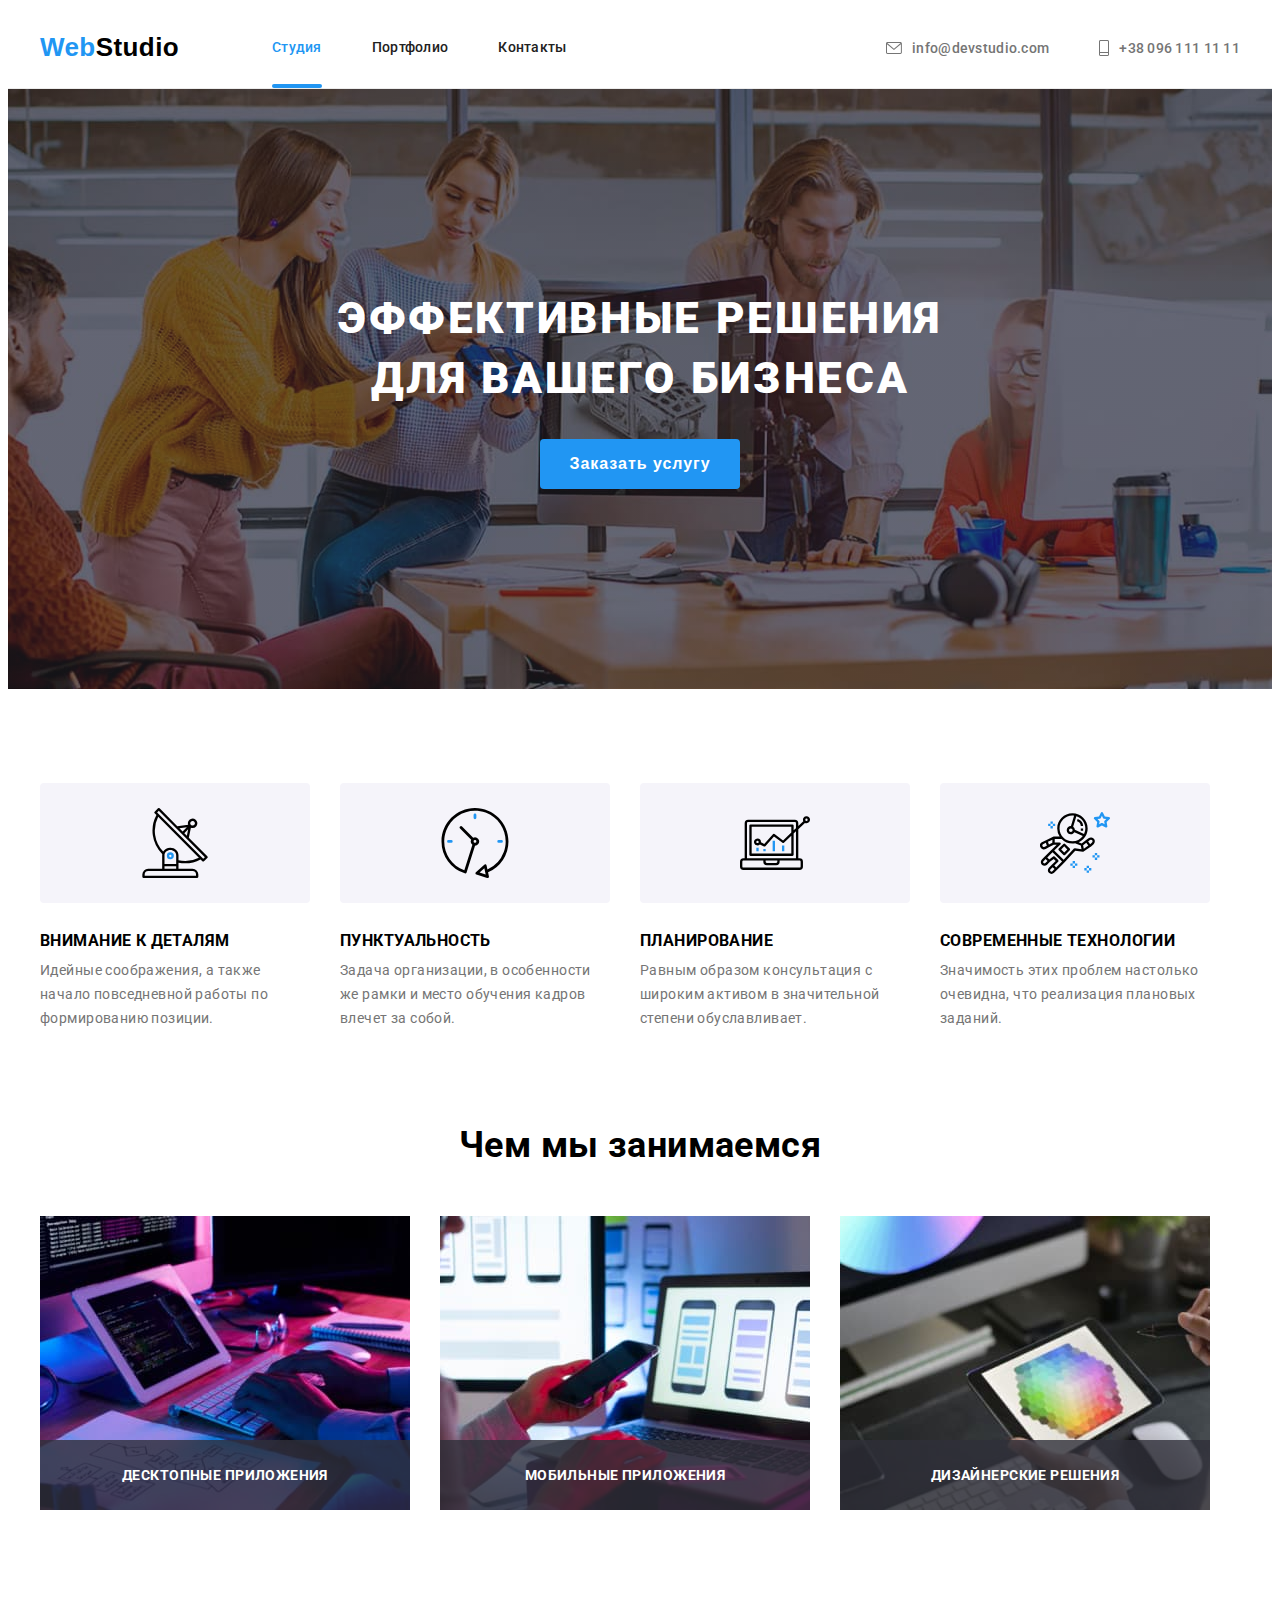
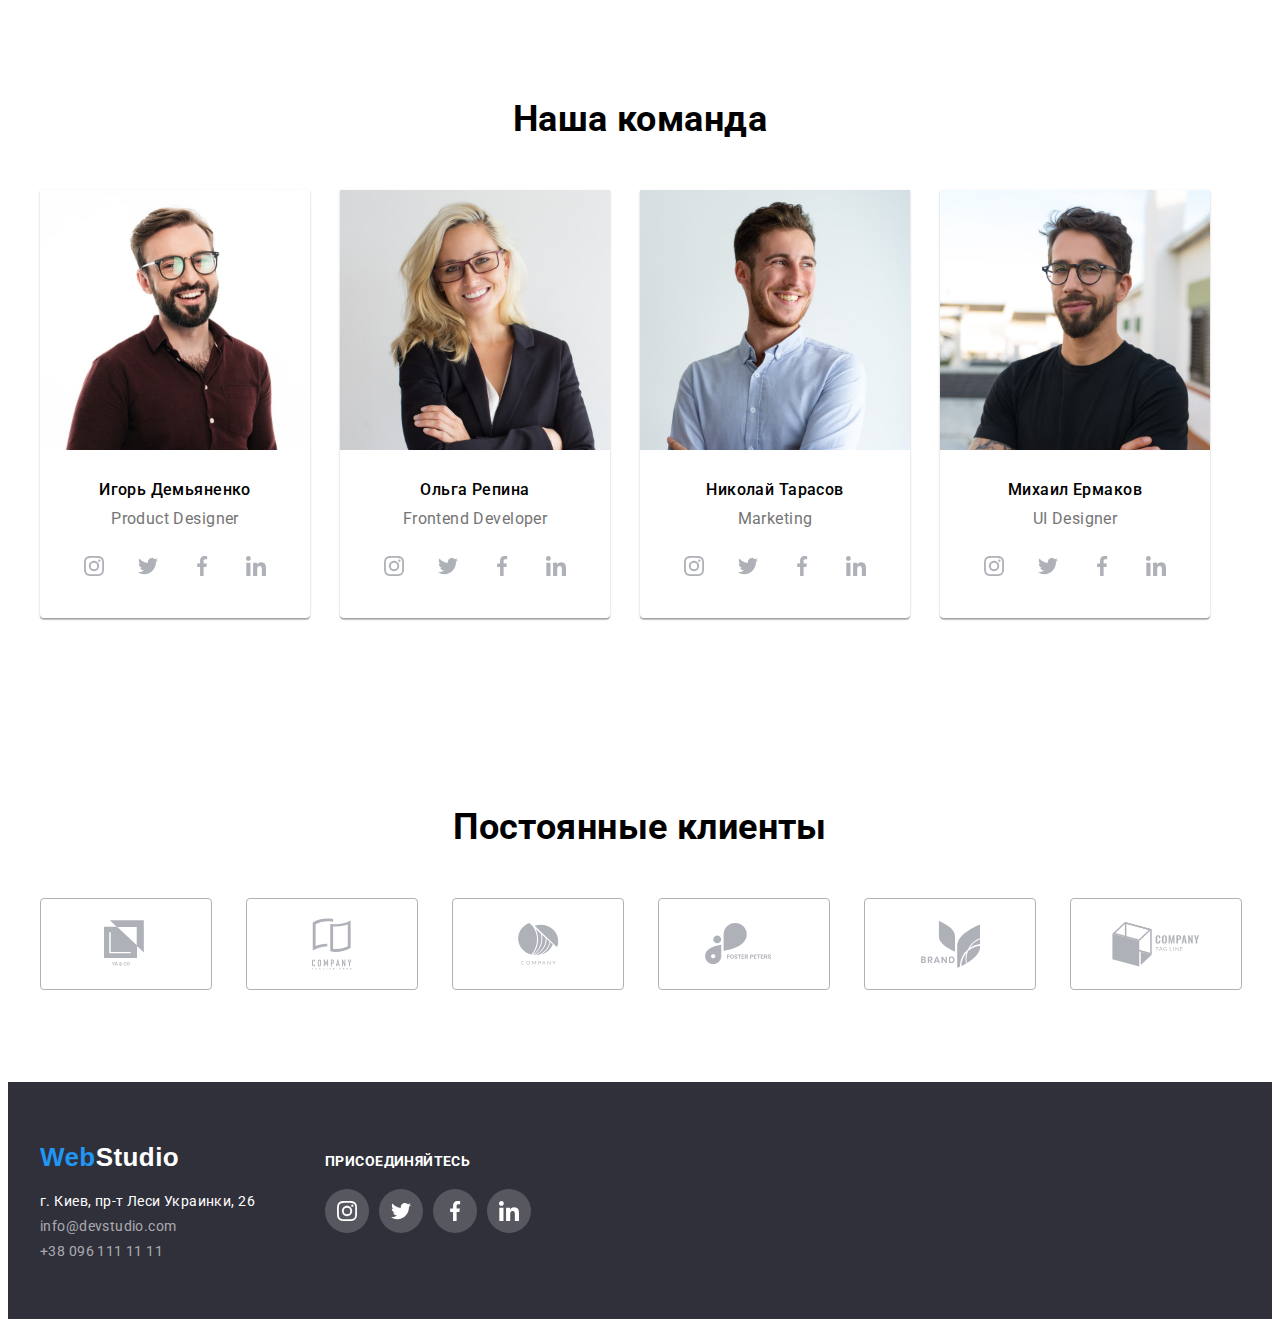
<file: index.html>
<!DOCTYPE html>
<html lang="en">
<head>
    <meta charset="UTF-8">
    <meta name="viewport" content="width=device-width, initial-scale=1.0">
    <title>Document</title>
    <link rel="stylesheet" href="https://cdnjs.cloudflare.com/ajax/libs/modern-normalize/1.0.0/modern-normalize.min.css" 
          integrity="sha512-ISS7cAi1PEhQ8jnbJpJZMd29NlhNj4AWYyLOSp2CE/CsHxTCu+r+t0D2yoJudVrd0/8fTVPUVDzY5Tvli75u/g=="
          crossorigin="anonymous" />
<link href="https://fonts.googleapis.com/css2?family=Roboto:wght@400;500;700;900&display=swap" rel="stylesheet">
    <link rel="stylesheet" href="./css/styles.css">
    <link rel="preconnect" href="https://fonts.gstatic.com">
 </head>
<body>
    <header class="header-color">
        <div class="container head">        
        <nav class="nav-top">
        <a href="./index.html" class="studio-color text-decor"><span class="web-color">Web</span>Studio</a>
        
        <ul class="nav-links">
            <li class="head-items"><a href="./index.html" class="links current">Студия</a></li>
            <li class="head-items"><a href="./portfolio.html" class="links">Портфолио</a></li>
            <li class="head-items"><a href="" class="links">Контакты</a></li>
        </ul>
</nav>  
        <ul class="nav-links">
            <li class="head-items"><a href="mailto:info@devstudio.com" class="phone-color"><svg class="phonesvg" width="16px" height="12px">
                <use href="./images/symbol-defs.svg#icon-konvert"></use>
            </svg>info@devstudio.com</a></li>
            <li class="head-items"><a href="tel:380961111111" class="phone-color"><svg class="phonesvg" width="10px" height="16px">
                <use href="./images/symbol-defs.svg#icon-phone"></use>
            </svg>+38 096 111 11 11</a></li>
        </ul>
        </div>
    </header>
    <main>
    <!-- main section -->    
        <section class="main-section"> 
            <div class="owerlay">
            <div class="container-flex">  
             
            <h1 class="headline">Эффективные решения для вашего бизнеса</h1>           
            <button class="order" data-modal-open>Заказать услугу</button> 
            </div>
    </div>
        </section>    
    <!--our services -->
    <section  class="container owerflov">      
  <ul  class="what-we-do-list">
    <li class="service-list">
        <div class="pic-border">
        <svg width="70px" height="70px">
            <use href="./images/symbol-defs.svg#icon-antena1"></use>
        </svg>
        </div>
        <h3 class="ourquality">Внимание к деталям</h3>    
        <p class="text-color">Идейные соображения, а также начало повседневной работы по формированию позиции.</p>
    </li>
    <li class="service-list">
        <div class="pic-border"><svg width="70px" height="70px">
            <use href="./images/symbol-defs.svg#icon-timer2"></use>
        </svg></div>
        <h3 class="ourquality">Пунктуальность</h3>
        <p class="text-color">Задача организации, в особенности же рамки и место обучения кадров влечет за собой.</p>
    </li>
    <li class="service-list">
        <div class="pic-border"><svg width="70px" height="70px">
            <use href="./images/symbol-defs.svg#icon-dator3"></use>
        </svg></div>
        <h3 class="ourquality">Планирование</h3>
        <p class="text-color">Равным образом консультация с широким активом в значительной степени обуславливает.</p>
    </li>
    <li class="service-list">
        <div class="pic-border"><svg width="70px" height="70px">
            <use href="./images/symbol-defs.svg#icon-cosmonavt4"></use>
        </svg></div>
        <h3 class="ourquality">Современные технологии</h3>
        <p class="text-color">Значимость этих проблем настолько очевидна, что реализация плановых заданий.</p>
    </li>
</ul>  
 </section>
 <!-- what we do -->
 <section  class="container services">    
     <h2 class="whatwedo">Чем мы занимаемся</h2>
     <ul class="what-we-do-list">
    <li class="pic-list"><div class="specifics-pocition"><img src="images/bild.jpg" alt="Bild" width="370">
    <div class="specifics-place">
        <p class="specifics">Десктопные приложения</p>
    </div>
    </div>
    </li>
        <li class="pic-list">
        <div class="specifics-pocition">
        <img src="images/pc.jpg" alt="PC" width="370">
        <div class="specifics-place">
        <p class="specifics">Мобильные приложения</p>
    </div>
    </div></li>
        <li class="pic-list"><div class="specifics-pocition"><img src="images/tabl.jpg" alt="tabl" width="370"> <div class="specifics-place">
        <p class="specifics">Дизайнерские решения</p>
    </div>
    </div></li>
    </ul>   
 </section>
<!-- our collegues-->
 <section  class="container services">   
     <h2 class="whatwedo">Наша команда</h2>
     <ul class="what-we-do-list">
         <li class="collegues-list shadow">
             <img src="images/1.jpg" alt="photo" width="270">
             <div class="name-ocupation">
             <h3 class="names">Игорь Демьяненко</h3>
             <p class="occupation">Product Designer</p>            
             <ul class="social-list">
                 <li class="link-space"><a href="#" class="link-flow">
                     <svg class="ikonssvg" width="20px" height="20px">
                             <use href="./images/symbol-defs.svg#icon-instagram"></use>
                         </svg></a></li>
                 <li class="link-space"><a href=""  class="link-flow">
                         <svg class="ikonssvg" width="20px" height="20px">
                             <use href="./images/symbol-defs.svg#icon-twitter"></use>
                         </svg></a></li>
                 <li class="link-space"><a href=""  class="link-flow">
                      <svg class="ikonssvg" width="20px" height="20px">
                              <use href="./images/symbol-defs.svg#icon-facebook"></use>
                          </svg></a></li>
                 <li class="link-space"><a href=""  class="link-flow">
                     <svg class="ikonssvg" width="20px" height="20px">
                             <use href="./images/symbol-defs.svg#icon-linkedin"></use>
                         </svg></a></li>
             </ul>
             </div>
            </li>       
         <li class="collegues-list shadow">
             <img src="images/2.jpg" alt="photo" width="270">
         <div class="name-ocupation">
             <h3 class="names">Ольга Репина</h3>
             <p class="occupation">Frontend Developer</p>
    <ul class="social-list">
        <li class="link-space"><a href="#" class="link-flow">
                <svg class="ikonssvg" width="20px" height="20px">
                    <use href="./images/symbol-defs.svg#icon-instagram"></use>
                </svg></a></li>
        <li class="link-space"><a href="#" class="link-flow">
                <svg class="ikonssvg" width="20px" height="20px">
                    <use href="./images/symbol-defs.svg#icon-twitter"></use>
                </svg></a></li>
        <li class="link-space"><a href="#" class="link-flow">
                <svg class="ikonssvg" width="20px" height="20px">
                    <use href="./images/symbol-defs.svg#icon-facebook"></use>
                </svg></a></li>
        <li class="link-space"><a href="#" class="link-flow">
                <svg class="ikonssvg" width="20px" height="20px">
                    <use href="./images/symbol-defs.svg#icon-linkedin"></use>
                </svg></a></li>
    </ul>
         </div>
         </li>
         <li class="collegues-list shadow">
             <img src="images/3.jpg" alt="photo" width="270">
              <div class="name-ocupation">
             <h3 class="names">Николай Тарасов</h3>
             <p class="occupation">Marketing</p>
        <ul class="social-list">
            <li class="link-space"><a href="#" class="link-flow">
                    <svg class="ikonssvg" width="20px" height="20px">
                        <use href="./images/symbol-defs.svg#icon-instagram"></use>
                    </svg></a></li>
            <li class="link-space"><a href="" class="link-flow">
                    <svg class="ikonssvg" width="20px" height="20px">
                        <use href="./images/symbol-defs.svg#icon-twitter"></use>
                    </svg></a></li>
            <li class="link-space"><a href="" class="link-flow">
                    <svg class="ikonssvg" width="20px" height="20px">
                        <use href="./images/symbol-defs.svg#icon-facebook"></use>
                    </svg></a></li>
            <li class="link-space"><a href="" class="link-flow">
                    <svg class="ikonssvg" width="20px" height="20px">
                        <use href="./images/symbol-defs.svg#icon-linkedin"></use>
                    </svg></a></li>
        </ul>
            </div>
         </li>
         <li class="collegues-list shadow">
             <img src="images/4.jpg" alt="photo" width="270">
              <div class="name-ocupation">
             <h3 class="names">Михаил Ермаков</h3>
             <p class="occupation">UI Designer</p>
<ul class="social-list">
<li class="link-space"><a href="#" class="link-flow">
    <svg class="ikonssvg" width="20px" height="20px">
            <use href="./images/symbol-defs.svg#icon-instagram"></use>
        </svg></a></li>
<li class="link-space"><a href=""  class="link-flow">
        <svg class="ikonssvg" width="20px" height="20px">
             <use href="./images/symbol-defs.svg#icon-twitter"></use>
        </svg></a></li>
<li class="link-space"><a href=""  class="link-flow">
    <svg class="ikonssvg" width="20px" height="20px">
            <use href="./images/symbol-defs.svg#icon-facebook"></use>
         </svg></a></li>
<li class="link-space"><a href=""  class="link-flow">
    <svg class="ikonssvg" width="20px" height="20px">
            <use href="./images/symbol-defs.svg#icon-linkedin"></use>
        </svg></a></li>
</ul>
            </div>
         </li>
     </ul>
   
 </section>
 <!-- our clients--> 
 <section class="container services">
     <h2 class="whatwedo">Постоянные клиенты</h2>
     <ul class="clients-list">
         <li class="client-links"><a href=""  class="link-size"><svg class="clients-color" width="44px" height="49px">
             <use href="./images/symbol-defs.svg#icon-yaco-1"></use>
         </svg></a></li>
         <li class="client-links"><a href="" class="link-size"><svg class="clients-color" width="40px" height="52px">
             <use href="./images/symbol-defs.svg#icon-tagline-2"></use>
         </svg></a></li>
         <li class="client-links"><a href="" class="link-size"><svg class="clients-color" width="41px" height="42px">
             <use href="./images/symbol-defs.svg#icon-company-3"></use>
         </svg></a></li>
         <li class="client-links"><a href="" class="link-size"><svg class="clients-color" width="79px" height="42px">
             <use href="./images/symbol-defs.svg#icon-foster-4"></use>
         </svg></a></li>
         <li class="client-links"><a href="" class="link-size"><svg class="clients-color" width="59px" height="47px">
             <use href="./images/symbol-defs.svg#icon-brand-5"></use>
         </svg></a></li>
         <li class="client-links"><a href="" class="link-size"><svg class="clients-color" width="88px" height="45px">
             <use href="./images/symbol-defs.svg#icon-logo-6"></use>
         </svg></a></li>
     </ul>
 </section>
</main>
<footer class="foter-section"> 
   <div class="flex container">
       <div class="content-space">
        <a href="./index.html" class="logo-footer"><span class="footer-web">Web</span>Studio</a>
        <address class="address-decor">г. Киев, пр-т Леси Украинки, 26</address>
    <ul>
        <li class="footer-contakt">
    <a href="mailto:info@devstudio.com" class="footer-mail">info@devstudio.com</a></li>
        <li>
    <a href="tel:380961111111" class="footer-phone">+38 096 111 11 11</a></li>
    </ul>
    </div>
    <div class="footer-position">
    <h3 class="footer-title">присоединяйтесь</h3>
    <ul class="position-services">        
        <li class="footer-link-flow"><a href="#" class="footerlinks">
                <svg class="foot-ikonssvg" width="20px" height="20px">
                    <use href="./images/symbol-defs.svg#icon-instagram"></use>
                </svg></a></li>
        <li class="footer-link-flow"><a href="#" class="footerlinks">
                <svg class="foot-ikonssvg" width="20px" height="20px">
                    <use href="./images/symbol-defs.svg#icon-twitter"></use>
                </svg></a></li>
        <li class="footer-link-flow"><a href="#" class="footerlinks">
                <svg class="foot-ikonssvg" width="20px" height="20px">
                    <use href="./images/symbol-defs.svg#icon-facebook"></use>
                </svg></a></li>
        <li class="footer-link-flow"><a href="#" class="footerlinks">
                <svg class="foot-ikonssvg" width="20px" height="20px">
                    <use href="./images/symbol-defs.svg#icon-linkedin"></use>
                </svg></a></li>
    </ul>    
    </div>
</div>
</footer>
<div class="backdrop is-hidden" data-modal><div class="modal">
    <button class="modal-close-btn" data-modal-close>&#10006;</button>
</div></div>
<script src="./js/modals.js"></script>
</body>
</html>
</file>
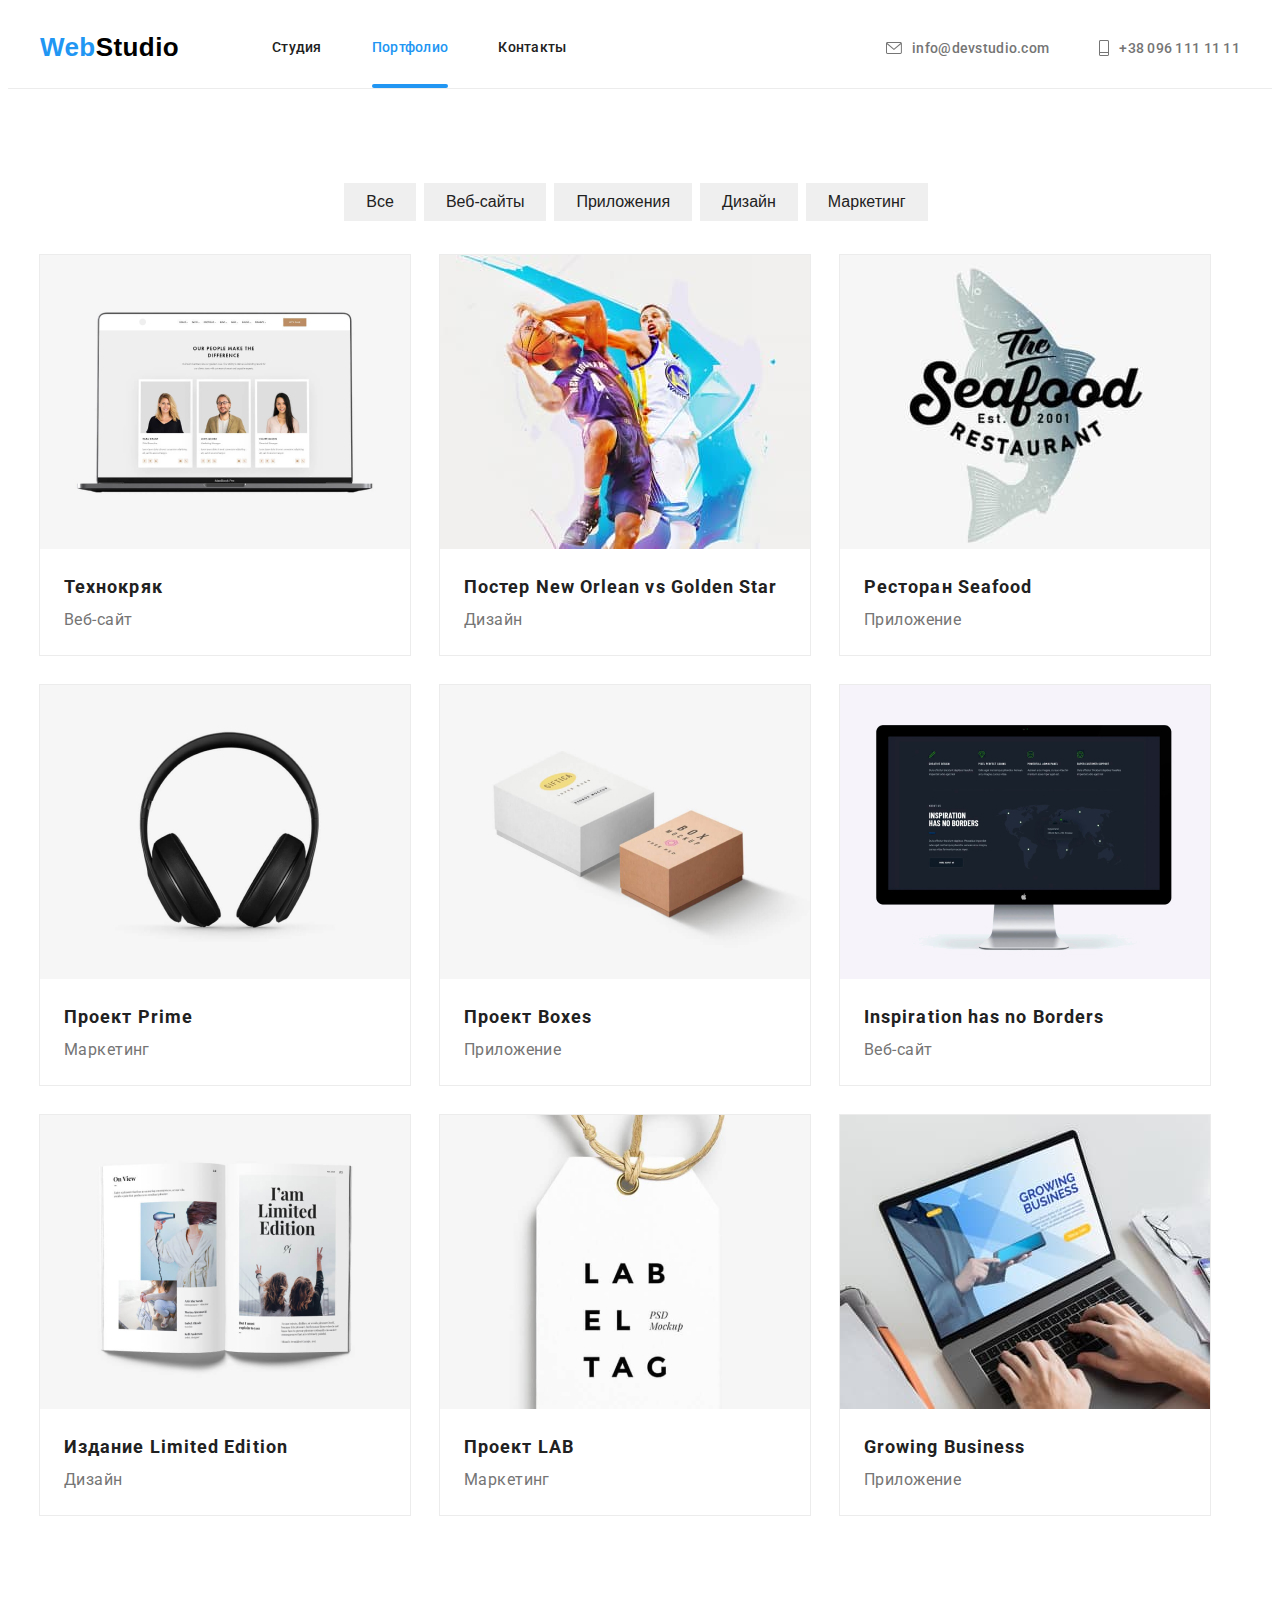
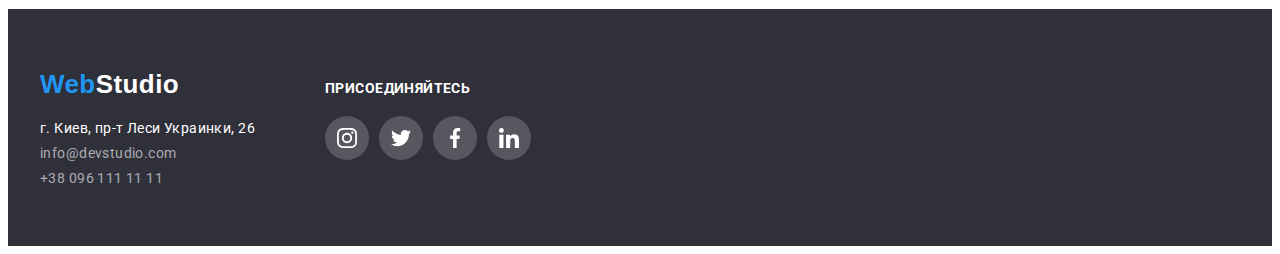
<file: portfolio.html>
<!DOCTYPE html>
<html lang="en">
<head>
    <meta charset="UTF-8">
    <meta name="viewport" content="width=device-width, initial-scale=1.0">
    <title>Portfolio</title>
    <link rel="stylesheet" href="https://cdnjs.cloudflare.com/ajax/libs/modern-normalize/1.0.0/modern-normalize.min.css"
            integrity="sha512-ISS7cAi1PEhQ8jnbJpJZMd29NlhNj4AWYyLOSp2CE/CsHxTCu+r+t0D2yoJudVrd0/8fTVPUVDzY5Tvli75u/g=="
            crossorigin="anonymous" />
    <link href="https://fonts.googleapis.com/css2?family=Roboto:wght@400;500;700;900&display=swap" rel="stylesheet">
    <link rel="stylesheet" href="./css/styles.css">
    <link rel="preconnect" href="https://fonts.gstatic.com">
    
 </head>
<body>
<!--Header-->
    <header class="header-color">
        <div class="container head">
            <nav class="nav-top">
                <a href="./index.html" class="studio-color text-decor"><span class="web-color">Web</span>Studio</a>
    
                <ul class="nav-links">
                    <li class="head-items"><a href="./index.html" class="links">Студия</a></li>
                    <li class="head-items"><a href="./portfolio.html" class="links current">Портфолио</a></li>
                    <li class="head-items"><a href="" class="links">Контакты</a></li>
                </ul>
            </nav>
        <ul class="nav-links">
            <li class="head-items"><a href="mailto:info@devstudio.com" class="phone-color"><svg class="phonesvg" width="16px"
                        height="12px">
                        <use href="./images/symbol-defs.svg#icon-konvert"></use>
                    </svg>info@devstudio.com</a></li>
            <li class="head-items"><a href="tel:380961111111" class="phone-color"><svg class="phonesvg" width="10px"
                        height="16px">
                        <use href="./images/symbol-defs.svg#icon-phone"></use>
                    </svg>+38 096 111 11 11</a></li>
        </ul>
        </div>
    </header>
<!--Portfolio -->
<section class="container-portfolio"> 
    
        <ul class="container-buttons">
        <!--portfolio buttons-->
        <li class="buttons-flex">
            <button class="buttons">Все</button>
        </li>
        <li class="buttons-flex">
            <button class="buttons">Веб-сайты</button>
        </li>
        <li class="buttons-flex">
            <button class="buttons">Приложения</button>
        </li>
        <li class="buttons-flex">
           <button class="buttons">Дизайн</button>
        </li>
        <li class="buttons-flex">
            <button class="buttons">Маркетинг</button>
        </li>
     </ul>
<ul class="flex-links">
        <li class="flex-links-element">
        <a href="" class="flex-links-element lidecor"><div class="photo-moving">
            <img src="images/PCtexnok.jpg" alt="laptop" width="370">
            <div class="moving"><p class="moving-text">Технокряк это современная площадка распространения коронавируса. Компании используют эту платформу для цифрового
            шпионажа и атак на защищённые сервера конкурентов.</p></div></div>
<div class="text-links">
            <h2 class="supply-title">Технокряк</h2>
            <p class="portfolio-text-color">Веб-сайт</p>
</div>

        </a>      
        </li>           
        <li class="flex-links-element">
        <a href="" class="flex-links-element lidecor"><div class="photo-moving">
            <img src="images/neworlean.jpg" alt="sport" width="370">
            <div class="moving">
                <p class="moving-text">Технокряк это современная площадка распространения коронавируса. Компании используют эту платформу для цифрового
                    шпионажа и атак на защищённые сервера конкурентов.</p>
            </div>
            </div>
<div class="text-links">
            <h2 class="supply-title">Постер New Orlean vs Golden Star</h2>
            <p class="portfolio-text-color">Дизайн</p>
</div>
        </a>
        </li>
        <li class="flex-links-element">
        <a href="" class="flex-links-element lidecor"><div class="photo-moving">
            <img src="images/seafood.jpg" alt="food" width="370">
            <div class="moving">
                <p class="moving-text">Технокряк это современная площадка распространения коронавируса. Компании используют эту платформу для цифрового
                    шпионажа и атак на защищённые сервера конкурентов.</p>
            </div>
            </div>
<div class="text-links">
            <h2 class="supply-title">Ресторан Seafood</h2>
            <p class="portfolio-text-color">Приложение</p>
</div>
        </a>
        </li>
        <li class="flex-links-element">
        <a href="" class="flex-links-element lidecor"><div class="photo-moving">
            <img src="images/prime.jpg" alt="Computers" width="370">
<div class="moving">
    <p class="moving-text">Технокряк это современная площадка распространения коронавируса. Компании используют эту платформу для цифрового
        шпионажа и атак на защищённые сервера конкурентов.</p>
</div>
</div>
<div class="text-links">
            <h2 class="supply-title">Проект Prime</h2>
            <p class="portfolio-text-color">Маркетинг</p>
</div>
        </a>
        </li>
        <li class="flex-links-element">
        <a href="" class="flex-links-element lidecor"><div class="photo-moving">
            <img src="images/boxes.jpg" alt="delivery" width="370">
            <div class="moving">
                <p class="moving-text">Технокряк это современная площадка распространения коронавируса. Компании используют эту платформу для цифрового
                    шпионажа и атак на защищённые сервера конкурентов.</p>
            </div>
            </div>
<div class="text-links">
            <h2 class="supply-title">Проект Boxes</h2>
            <p class="portfolio-text-color">Приложение</p>
</div>
        </a>
        </li>
        <li class="flex-links-element">
        <a href="" class="flex-links-element lidecor"><div class="photo-moving">
            <img src="images/inspiration.jpg" alt="inspiration" width="370">
            <div class="moving">
                <p class="moving-text">Технокряк это современная площадка распространения коронавируса. Компании используют эту платформу для цифрового
                    шпионажа и атак на защищённые сервера конкурентов.</p>
            </div>
            </div>
<div class="text-links">
            <h2 class="supply-title">Inspiration has no Borders</h2>
            <p class="portfolio-text-color">Веб-сайт</p>
</div>
        </a>
        </li>
        <li class="flex-links-element">
        <a href="" class="flex-links-element lidecor"><div class="photo-moving">
            <img src="images/limitededition.jpg" alt="special things" width="370">
            <div class="moving">
                <p class="moving-text">Технокряк это современная площадка распространения коронавируса. Компании используют эту платформу для цифрового
                    шпионажа и атак на защищённые сервера конкурентов.</p>
            </div>
            </div>
<div class="text-links">
                <h2 class="supply-title">Издание Limited Edition</h2>
            <p class="portfolio-text-color">Дизайн</p>
</div>
        </a>
        </li>
        <li class="flex-links-element">
        <a href="" class="flex-links-element lidecor">
            <div class="photo-moving">
            <img src="images/label.jpg" alt="Label" width="370">
            <div class="moving">
            <p class="moving-text">Технокряк это современная площадка распространения коронавируса. Компании используют эту платформу для цифрового
                    шпионажа и атак на защищённые сервера конкурентов.</p>
            </div>
            </div>
<div class="text-links">
            <h2 class="supply-title">Проект LAB</h2>
            <p class="portfolio-text-color">Маркетинг</p>
</div>
        </a>
        </li>
        <li class="flex-links-element">
        <a href="" class="flex-links-element lidecor"><div class="photo-moving">
            <img src="images/growingbusiness.jpg" alt="business" width="370">
            <div class="moving">
                <p class="moving-text">Технокряк это современная площадка распространения коронавируса. Компании используют эту платформу для цифрового
                    шпионажа и атак на защищённые сервера конкурентов.</p>
            </div>
            </div>
<div class="text-links">
            <h2 class="supply-title">Growing Business</h2>
            <p class="portfolio-text-color">Приложение</p>
</div>
        </a>
        </li>    
 </ul>

</section>
<footer class="foter-section">
<div class="flex container">
        <div class="content-space">
            <a href="./index.html" class="logo-footer"><span class="footer-web">Web</span>Studio</a>
            <address class="address-decor">г. Киев, пр-т Леси Украинки, 26</address>
            <ul>
                <li class="footer-contakt">
                    <a href="mailto:info@devstudio.com" class="footer-mail">info@devstudio.com</a>
                </li>
                <li>
                    <a href="tel:380961111111" class="footer-phone">+38 096 111 11 11</a>
                </li>
            </ul>
        </div>
        <div class="footer-position">
            <h3 class="footer-title">присоединяйтесь</h3>
            <ul class="position-services">
                <li class="footer-link-flow"><a href="#" class="footerlinks">
                        <svg class="foot-ikonssvg" width="20px" height="20px">
                            <use href="./images/symbol-defs.svg#icon-instagram"></use>
                        </svg></a></li>
                <li class="footer-link-flow"><a href="#" class="footerlinks">
                        <svg class="foot-ikonssvg" width="20px" height="20px">
                            <use href="./images/symbol-defs.svg#icon-twitter"></use>
                        </svg></a></li>
                <li class="footer-link-flow"><a href="#" class="footerlinks">
                        <svg class="foot-ikonssvg" width="20px" height="20px">
                            <use href="./images/symbol-defs.svg#icon-facebook"></use>
                        </svg></a></li>
                <li class="footer-link-flow"><a href="#" class="footerlinks">
                        <svg class="foot-ikonssvg" width="20px" height="20px">
                            <use href="./images/symbol-defs.svg#icon-linkedin"></use>
                        </svg></a></li>
            </ul>
        </div>
    </div>
</footer>
</body>
</html>
</file>
<file: css/styles.css>
:root {
  --main-background-color: #ffffff;
  --dark-background-color: #2f303a;
  --blue-light-color: #2196f3;
  --line-color: #ececec;
  --background-picture: #f5f4fa;

  --text-color-white: var(--main-background-color);
  --text-color-dark: #212121;
  --text-color-grey: #757575;
  --text-color-lightblue: #2196f3;
  --text-color-black: #000000;
  --text-color-grey-through: rgba(255, 255, 255, 0.6);
  --text-ikons-grey: #afb1b8;

  --transition: 0.25s cubic-bezier(0.4, 0, 0.2, 1);
}

body {
  background: var(--main-background-color);
  font-family: Roboto;
  font-style: normal;
  font-weight: normal;
  font-size: 14px;
  letter-spacing: 0.03em;
}

ul {
  list-style: none;
  margin-top: 0;
  margin-bottom: 0;
  padding-left: 0;
}

h1,
h2,
h3,
p {
  margin-top: 0;
  margin-bottom: 0;
}
footer {
  background: var(--dark-background-color);
}

nav .links.current {
  color: var(--blue-light-color);
  display: block;
}

img,
a,
svg {
  display: block;
}

/* header */
.container {
  width: 1200px;
  margin: 0 auto;
  padding: 0 15px;
}
.phonesvg {
  margin-right: 10px;
  align-items: center;
  fill: currentColor;
  transition-property: fill;
}

.phonesvg:hover,
.phonesvg:focus {
  fill: currentColor;
  transition: var(--transition);
}

.head {
  justify-content: space-between;
  display: flex;
  align-items: center;
}

.header-color {
  background: var(--main-background-color);
  border-bottom: 1px solid var(--line-color);
  width: 100%;
}

/*logo*/
.web-color {
  color: var(--text-color-lightblue);
}
.studio-color {
  color: var(--text-color-black);
  margin-right: 93px;
}
.text-decor {
  font-family: "Raleway", sans-serif;
  text-decoration: none;
  font-style: normal;
  font-weight: bold;
  font-size: 26px;
  line-height: 31px;
}
.nav-top {
  display: flex;
  align-items: center;
}

.nav-links {
  display: flex;
  align-items: center;
}
.nav-links .head-items {
  margin-right: 50px;
}
.nav-links .head-items:last-child {
  margin-right: 0;
}

/* contacts */
.phone-color {
  color: var(--text-color-grey);
  text-decoration: none;
  font-weight: 500;
  line-height: 16px;
  letter-spacing: 0.02em;
  display: flex;
  align-items: center;
  padding-top: 32px;
  padding-bottom: 32px;
  transition: var(--transition);
  transition-property: color, fill;
}
.phone-color:hover,
.phone-color:focus {
  color: var(--text-color-lightblue);
  fill: currentColor;
  transition: var(--transition);
}

.links {
  position: relative;
  color: var(--text-color-dark);
  text-decoration: none;
  font-weight: 500;
  line-height: 1.14;
  letter-spacing: 0.02em;
  padding-top: 32px;
  padding-bottom: 32px;
  transition: var(--transition);
  transition-property: fill, color, opacity;
}
.links::after {
  content: "";

  position: absolute;
  bottom: 0;
  left: 0;
  display: block;
  width: 100%;
  height: 4px;
  border-radius: 4px;
  background-color: var(--text-color-lightblue);

  transition: var(--transition);
  opacity: 0;
}
.current.links::after,
.links:hover::after {
  transition: var(--transition);
  opacity: 1;
}
.links:hover,
.links:focus {
  color: var(--text-color-lightblue);
  fill: currentColor;
  transition: var(--transition);
}

/* footer */
.foter-section {
  padding-top: 60px;
  padding-bottom: 60px;
  background-color: var(--dark-background-color);
}

.flex {
  display: flex;
  align-items: baseline;
}

.logo-footer {
  font-family: "Raleway", sans-serif;
  color: var(--main-background-color);
  text-decoration: none;
  font-weight: bold;
  font-size: 26px;
  line-height: 1.19;
  display: block;
  margin-bottom: 20px;
}
.footer-web {
  color: var(--text-color-lightblue);
}

.address-decor {
  color: var(--text-color-white);
  font-style: normal;
  margin-bottom: 9px;
}

.footer-mail,
.footer-phone {
  text-decoration: none;
  color: var(--text-color-grey-through);
  transition: var(--transition);
  transition-property: color;
}

.footer-mail:hover,
.footer-mail:focus {
  color: var(--text-color-lightblue);
  transition: var(--transition);
  transition-property: color;
}

.footer-phone:hover,
.footer-phone:focus {
  color: var(--text-color-lightblue);
  transition: var(--transition);
}

.footer-contakt {
  margin-bottom: 9px;
}
/* footer socials*/
.content-space {
  margin-right: 70px;
}
.footer-title {
  height: 16px;
  font-size: 14px;
  line-height: 16px;
  letter-spacing: 0.03em;
  text-transform: uppercase;
  color: var(--main-background-color);
  margin-bottom: 20px;
}
.footer-link-flow {
  display: inline-flex;
  justify-content: center;
  align-items: center;
  width: 44px;
  height: 44px;
  border-radius: 50%;
  background-color: rgba(255, 255, 255, 0.1);
  margin-right: 10px;
  transition: var(--transition);
  transition-property: background-color;
}

.footer-link-flow:hover,
.footerlinks:focus {
  background-color: var(--blue-light-color);
  transition: var(--transition);
}
.footer-link-flow:last-child {
  margin-right: 0;
}
.footerlinks {
  display: inline-flex;
  justify-content: center;
  align-items: center;
  width: 100%;
  height: 100%;
  border-radius: 50%;
  background-color: rgba(255, 255, 255, 0.1);
  transition: var(--transition);
  transition-property: background-color;
}

.footer-position {
  display: block;
  margin-right: 93px;
}
.position-services {
  display: flex;
  justify-content: center;
}
.labeltitle {
  display: inline-block;
  font-weight: bold;
  font-size: 14px;
  line-height: 16px;
  letter-spacing: 0.03em;
  text-transform: uppercase;
  color: var(--main-background-color);
  margin-bottom: 20px;
}
.dimentions {
  width: 358px;
  height: 50px;
  margin-right: 12px;
  border: 1px solid rgba(255, 255, 255, 0.3);
  box-sizing: border-box;
  filter: drop-shadow(0px 4px 4px rgba(0, 0, 0, 0.15));
  border-radius: 4px;
  background-color: transparent;
}

/* main section */
.main-section {
  background-position: center;
  padding-top: 200px;
  padding-bottom: 200px;
  background-image: linear-gradient(
      to right,
      rgba(47, 48, 58, 0.4),
      rgba(47, 48, 58, 0.4)
    ),
    url(../images/background.jpg);
  background-repeat: no-repeat;
  background-size: cover;
  background-color: var(--dark-background-color);
}
.owerlay {
  max-width: 1600px;
  margin-left: auto;
  margin-right: auto;
}
/* фонт задан по макету но не срабатывает  */

.container-flex {
  width: 696px;
  margin-left: auto;
  margin-right: auto;
  text-align: center;
}

.headline {
  font-weight: 900;
  font-size: 44px;
  line-height: 1.36;
  text-align: center;
  letter-spacing: 0.06em;
  color: var(--text-color-white);
  text-transform: uppercase;
  margin-bottom: 30px;
}
.order {
  color: var(--text-color-white);
  background-color: var(--blue-light-color);
  font-weight: bold;
  font-size: 16px;
  line-height: 1.87;
  letter-spacing: 0.06em;
  text-align: center;
  border: none;
  cursor: pointer;
  width: 200px;
  height: 50px;
  border-radius: 4px;
}

/* our services */
.text-color {
  color: var(--text-color-grey);
  line-height: 1.71;
}
.ourquality {
  text-transform: uppercase;
  font-weight: bold;
  line-height: 16px;
  margin-bottom: 10px;
}
.service-list {
  width: 270px;

  margin-right: 30px;
}
.service-list:last-child {
  margin-right: 0;
}
.services {
  padding-top: 94px;
  padding-bottom: 94px;
}

.pic-border {
  display: inline-flex;
  justify-content: center;
  align-items: center;
  width: 270px;
  height: 120px;
  background: var(--background-picture);
  border-radius: 4px;
  margin-bottom: 30px;
}
.owerflov {
  padding-top: 94px;
}

/* what do we do */
.whatwedo {
  font-weight: bold;
  font-size: 36px;
  line-height: 42px;
  text-align: center;
  margin-bottom: 50px;
}
.what-we-do-list {
  display: flex;
}
.pic-list {
  width: 370px;
  height: 294px;
  margin-right: 30px;
}
.pic-list:last-child {
  margin-right: 0;
}

.specifics-pocition {
  position: relative;
}

.specifics-place {
  position: absolute;
  display: flex;
  width: 100%;
  height: 70px;
  bottom: 0;
  align-items: center;
  justify-content: center;
  background: rgba(47, 48, 58, 0.8);
}
.specifics {
  font-weight: bold;
  font-size: 14px;
  line-height: 16px;
  text-align: center;
  letter-spacing: 0.03em;
  text-transform: uppercase;
  color: var(--main-background-color);
}

/*  our collegues  */
.names {
  font-weight: 500;
  text-align: center;
  margin-bottom: 10px;
}
.occupation {
  color: var(--text-color-grey);
  font-size: 16px;
  line-height: 19px;
  text-align: center;
  margin-bottom: 16px;
}
.name-ocupation {
  padding-top: 30px;
  padding-bottom: 30px;
}

.collegues-list {
  width: 270px;
  height: 428px;
  margin-right: 30px;
}
.collegues-list:last-child {
  margin-right: 0;
}
.shadow {
  background: #ffffff;
  box-shadow: 0px 1px 3px rgba(0, 0, 0, 0.12), 0px 1px 1px rgba(0, 0, 0, 0.14),
    0px 2px 1px rgba(0, 0, 0, 0.2);
  border-radius: 0px 0px 4px 4px;
}
.social-list {
  display: flex;
  justify-content: center;
}
.ikonssvg {
  color: var(--main-background-color);
  transition: var(--transition);
  transition-property: fill, color;
}
.ikonssvg:hover,
.ikonssvg:focus {
  color: var(--main-background-color);
  fill: var(--main-background-color);
  transition: var(--transition);
}
.foot-ikonssvg {
  fill: var(--main-background-color);
}

.link-flow {
  display: inline-flex;
  justify-content: center;
  align-items: center;
  width: 100%;
  height: 100%;
  border-radius: 50%;
  fill: var(--text-ikons-grey);
  transition: var(--transition);
  transition-property: fill, background-color;
}
.link-space {
  margin-right: 10px;
  width: 44px;
  height: 44px;
}
.link-space:last-child {
  margin-right: 0;
}
.link-flow:hover,
.link-flow:focus {
  fill: var(--line-color);
  background-color: var(--blue-light-color);
  transition: var(--transition);
}
/*  portfolio buttons  */
.buttons {
  font-weight: 500;
  font-size: 16px;
  line-height: 26px;
  color: var(--text-color-dark);
  cursor: pointer;
  border: none;
  padding: 6px 22px;
  transition: var(--transition);
  transition-property: color, box-shadow, background-color;
}

.buttons:hover,
.buttons:focus {
  color: var(--text-color-white);
  background-color: var(--text-color-lightblue);
  box-shadow: 0px 3px 1px rgba(0, 0, 0, 0.1), 0px 1px 2px rgba(0, 0, 0, 0.08),
    0px 2px 2px rgba(0, 0, 0, 0.12);
  border-radius: 4px;
  transition: var(--transition);
}
.container-buttons {
  display: flex;
  justify-content: center;
}
.buttons-flex {
  margin-right: 8px;
  margin-bottom: 34px;
}
.buttons-flex:last-child {
  padding-right: 0;
}

.supply-title {
  font-weight: bold;
  font-size: 18px;
  line-height: 36px;
  letter-spacing: 0.06em;
}

.portfolio-text-color {
  color: var(--text-color-grey);
  font-size: 16px;
  line-height: 1.87;
}

/* portfolio links */

.container-portfolio {
  width: 1200px;
  padding-left: 15px;
  padding-right: 15px;
  margin-left: auto;
  margin-right: auto;
  text-align: center;
  padding-top: 94px;
  padding-bottom: 94px;
}

.lidecor {
  text-decoration: none;
  color: var(--text-color-dark);
  transition: transform 250ms linear;
  transition: var(--transition);
  transition-property: box-shadow, background-color, transform;
  /* will-change: transform;  */
}
.lidecor:hover,
.lidecor:focus {
  box-sizing: border-box;
  box-shadow: 0px 1px 1px rgba(0, 0, 0, 0.12), 0px 4px 4px rgba(0, 0, 0, 0.06),
    1px 4px 6px rgba(0, 0, 0, 0.16);
  background: var(--main-background-color);
  transition: var(--transition);
  transform: translateY(0);
}
.flex-links {
  display: flex;
  flex-wrap: wrap;
}
.flex-links-element {
  width: 370px;
  margin-right: 30px;
  margin-bottom: 30px;
  outline: 1px solid var(--line-color);
  text-align: left;
  transition: var(--transition);
  transition-property: box-shadow, background-color, transform;
}

.flex-links-element:hover .moving,
.flex-links-element:focus .moving {
  box-sizing: border-box;
  box-shadow: 0px 1px 1px rgba(0, 0, 0, 0.12), 0px 4px 4px rgba(0, 0, 0, 0.06),
    1px 4px 6px rgba(0, 0, 0, 0.16);
  transition: transform 250ms linear;
  transform: translateY(0);
}

.flex-links-element:nth-child(3n) {
  margin-right: 0;
}
.flex-links-element:nth-last-child(-n + 3) {
  margin-bottom: 0;
}
.text-links {
  padding: 20px 24px;
}

.photo-moving {
  position: relative;
  overflow: hidden;
}

.photo-moving .moving {
  position: absolute;
  width: 100%;
  height: 100%;
  left: 0;
  bottom: -0.5px;
  padding: 63px 24px;
  background-color: rgba(33, 150, 243, 0.9);
  transform: translateY(100%);
  transition: transform 250ms linear;
  /* will-change: transform; */
  transition-property: background-color, transform;
}

.moving-text {
  font-size: 18px;
  line-height: 28px;
  color: var(--main-background-color);
}

/* our clients*/
.clients-list {
  display: flex;
  justify-content: space-between;
  fill: var(--text-ikons-grey);
}
.client-links {
  width: 170px;
  height: 90px;
}

.link-size {
  display: inline-flex;
  justify-content: center;
  align-items: center;
  width: 100%;
  height: 100%;
  border: 1px solid var(--text-ikons-grey);
  border-radius: 4px;
  color: var(--text-ikons-grey);
}
.link-size:hover,
.link-size:focus {
  color: var(--text-color-lightblue);
  border: 1px solid var(--blue-light-color);
}

.clients-color {
  fill: currentColor;
}

/* modals */
.backdrop {
  position: fixed;
  top: 0;
  left: 0;
  right: 0;
  bottom: 0;
  background: rgba(0, 0, 0, 0.219);
}
.modal {
  position: absolute;
  width: 528px;
  height: 581px;
  left: 50%;
  top: 50%;
  transform: translate(-50%, -50%);
  background-color: var(--main-background-color);
}

.modal-close-btn {
  position: absolute;
  right: 8px;
  top: 8px;
  width: 30px;
  height: 30px;
  border-radius: 50%;
  background-color: var(--main-background-color);
  border: 1px solid rgba(0, 0, 0, 0.103);
  cursor: pointer;
}
.is-hidden {
  pointer-events: none;
  opacity: 0;
}
</file>
